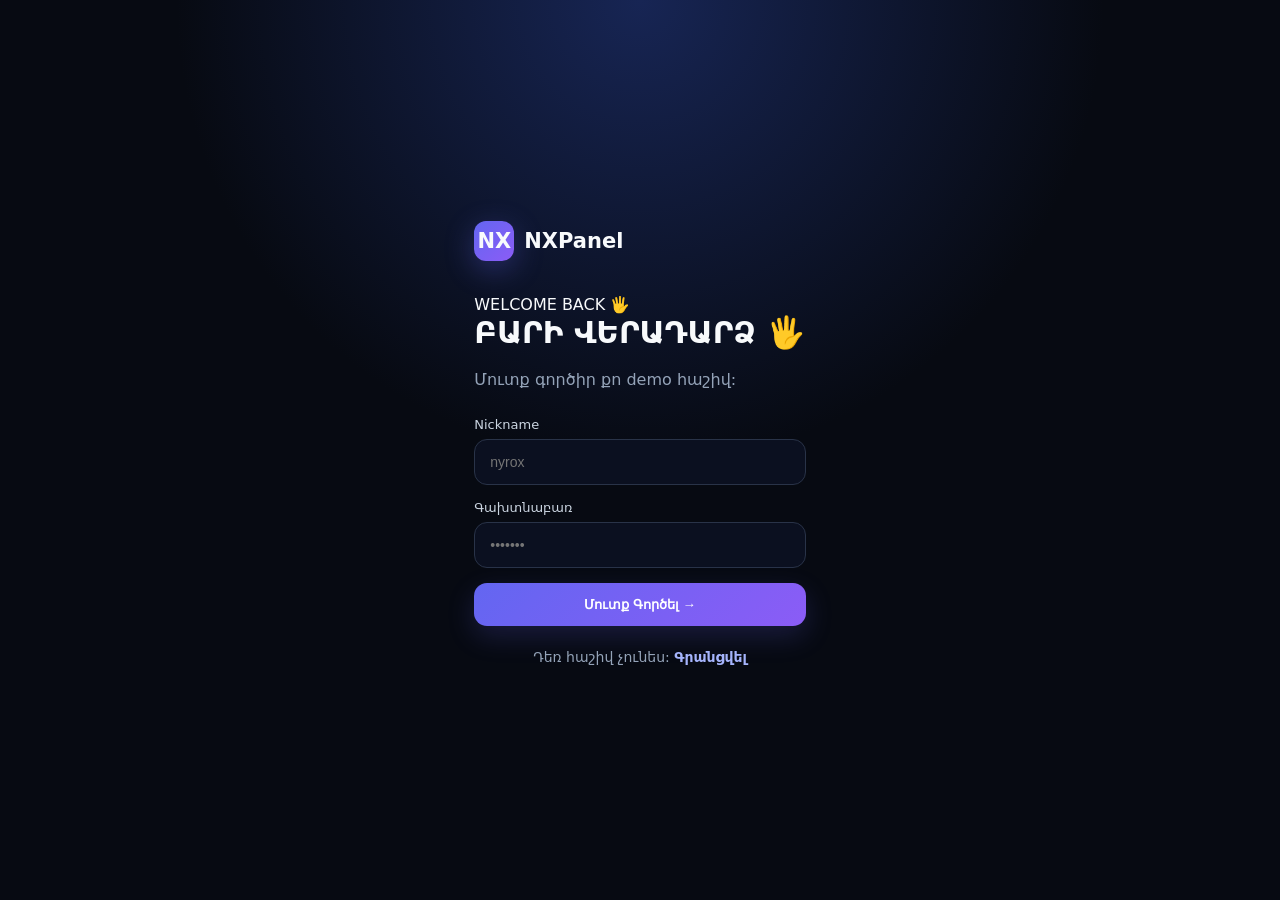
<file: index.html>
<!DOCTYPE html>
<html lang="hy">
<head>
  <meta charset="UTF-8">
  <meta name="viewport" content="width=device-width, initial-scale=1.0">
  <title>NXPanel — Modern Dashboard</title>
  <link rel="stylesheet" href="css/style.css">
</head>
<body>
  <div class="app-shell">
    <aside class="sidebar" id="sidebar">
      <div class="brand"><span class="brand-mark">NX</span><span>NXPanel</span></div>
      <nav class="nav">
        <a class="nav-item active" href="#dashboard" data-page="dashboard">🏠 <span>Dashboard</span></a>
        <a class="nav-item" href="#projects" data-page="projects">🌐 <span>Պրոջեքթ</span></a>
        <a class="nav-item" href="#create" data-page="create">+<span>Ստեղծել Նոր</span></a>
        <a class="nav-item" href="#activity" data-page="activity">⌚ <span>Գործունեություն</span></a>
        <a class="nav-item" href="#settings" data-page="settings">⚙️ <span>Կարգավորումններ</span></a>
      </nav>
      <div class="sidebar-button">
        <button class="nav-item logout" id="logoutBtn">🛫 <span>Ելք</span></button>
      </div>
    </aside>

     <main class="main">
       <header class="topbar">
         <button class="icon-btn menu-btn" id="menuBtn">•••</button>
         <div class="search"><span>🔍</span><input id="searchinput" placeholder="Գտնել Պռոջեկտններ..."></div>
         <div class="top-actions">
           <button class="icon-btn" id="themeBtn" title="Theme">⚡</button>
           <button class="avatar" id="profileBtn">N</button>
         </div>
       </header>

      <section class="content" id="pageContent"></section>
     </main>
  </div>

  <div class="modal hidden" id="projectModal">
    <div class="modal-card">
      <button class="modal-close" id="closeModal">❌</button>
      <div class="eyebrow">ՆՈՐ ՊՌՈՋԵՔԹ</div>
      <h2>Ստեղծել Նոր Պռոջեքթ</h2>
      <p class="muted">Ավելացնել նոր նախագիծ dashboard-ում։</p>
      <input id="projectName" class="field" placeholder="Պռոջեքթի Անունը">
      <input id="projectDesc" class="field" placeholder="Short Description">
      <button class="primary full" id="saveProject">Ստեղծել Պռոջեքթ</button>
    </div>
  </div>

  <script src="js/app.js"></script>
</body>
</html>
</file>
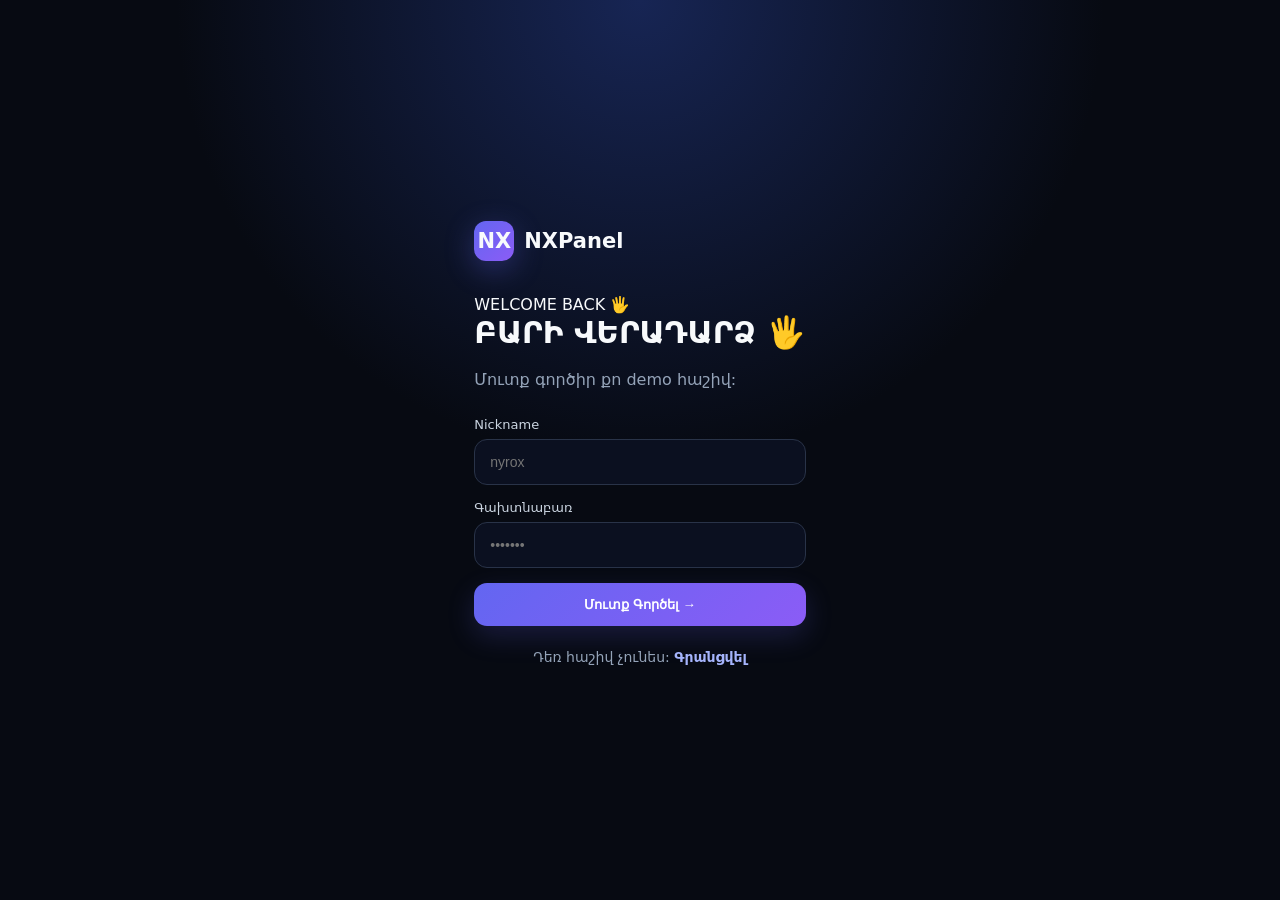
<file: login.html>
<!DOCTYPE html>
<html lang="hy">
<head>
  <meta charset="UTF-8">
  <meta name="viewport" content="width=device-width, initial-scale=1.0">
  <title>NXPanel — Մուտք</title>
  <link rel="stylesheet" href="css/auth.css">
</head>
<body>
  <main class="auth-page">
    <div class="auht-card">
      <div class="brand"><span class="brand-mark">NX</span><span>NXPanel</span></div>
      <div class="evebrow">WELCOME BACK 🖐️</div>
      <h1>ԲԱՐԻ ՎԵՐԱԴԱՐՁ 🖐️</h1>
      <p class="muted">Մուտք գործիր քո demo հաշիվ:</p>
      <form id="loginForm">
        <label>Nickname<input id="loginUsername" required placeholder="nyrox"></label>
        <label>Գախտնաբառ<input id="loginPassword" required type="password" placeholder="•••••••"></label>
        <button class="primary" type="submit">Մուտք Գործել →</button>
      </form>
      <p class="switch">Դեռ հաշիվ չունես: <a href="register.html">Գրանցվել</a></p>
    </div>
  </main>
  <script src="js/auth.js"></script>
</body>
</html>
</file>
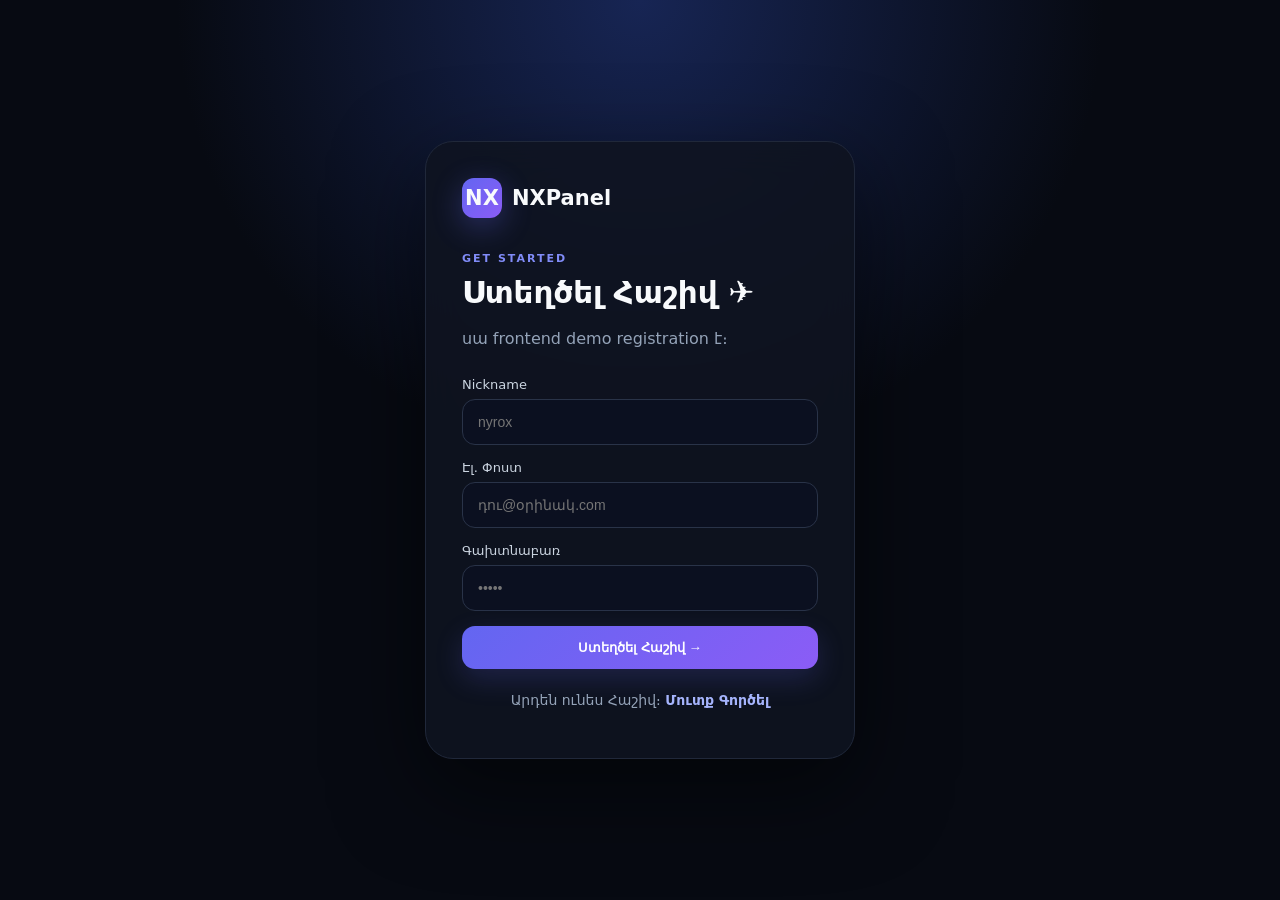
<file: register.html>
<!DOCKTYPE html>
<html lang="hy">
<head>
  <meta charset="UTF-8">
  <meta name="viewport" content="width=device-width, initial-scale=1.0">
  <title>NXPanel — Գրանցվել</title>
  <link rel="stylesheet" href="css/auth.css">
</head>
<body>
  <main class="auth-page">
    <div class="auth-card">
      <div class="brand"><span class="brand-mark">NX</span><span>NXPanel</span></div>
      <div class="eyebrow">GET STARTED</div>
      <h1>Ստեղծել Հաշիվ ✈️</h1>
      <p class="muted">սա frontend demo registration է։</p>
      <form id="registerForm">
        <label>Nickname<input id="registerUsername" required placeholder="nyrox"></label>
        <label>Էլ. Փոստ<input id="registerEmail" required type="email" placeholder="դու@օրինակ.com"></label>
        <label>Գախտնաբառ<input id="registerPassword" required type="password" minlength="4" placeholder="•••••"></label>
        <button class="primary" type="submit">Ստեղծել Հաշիվ →</button>
      </form>
      <p class="switch">Արդեն ունես Հաշիվ։ <a href="login.htnl">Մուտք Գործել</a></p>
    </div>
  </main>
  <script src="js/auth.js"></script>
</body>
</html>
</file>
<file: css/style.css>
*{box-sizing:border-box}body{margin:0;font-family:Inter,system-ui,Arial,sans-serif;background:#070a12;color:#f8fafc;transition:.2s}.app-shell{display:flex;min-height:100vh}.sidebar{position:fixed;inset:0 auto 0 0;width:250px;padding:24px 16px;border-right:1px solid #1c2433;background:#0a0f1b;display:flex;flex-direction:column;z-index:20}.brand{display:flex;align-items:center;gap:10px;font-size:20px;font-weight:850;padding:0 10px 28px}.brand-mark{display:grid;place-items:center;width:39px;height:39px;border-radius:12px;background:linear-gradient(135deg,#6366f1,#8b5cf6);box-shadow:0 8px 28px #6366f144}.nav{display:grid;gap:7px}.nav-item{display:flex;align-items:center;gap:13px;width:100%;padding:12px 14px;border:0;border-radius:12px;background:transparent;color:#8f9bb0;text-decoration:none;font-size:14px;cursor:pointer;text-align:left}.nav-item:hover,.nav-item.active{background:#151c2c;color:#fff}.nav-item.active{box-shadow:inset 3px 0 #818cf8}.sidebar-bottom{margin-top:auto}.main{margin-left:250px;width:calc(100% - 250px)}.topbar{height:72px;border-bottom:1px solid #1c2433;background:#0a0f1bcc;backdrop-filter:blur(15px);display:flex;align-items:center;gap:16px;padding:0 30px;position:sticky;top:0;z-index:10}.search{max-width:440px;flex:1;display:flex;gap:9px;align-items:center;background:#0f1624;border:1px solid #202b3d;border-radius:12px;padding:0 13px}.search input{border:0;outline:0;background:transparent;color:#fff;padding:11px 0;width:100%}.top-actions{margin-left:auto;display:flex;gap:9px}.icon-btn,.avatar{border:1px solid #253047;background:#0f1624;color:#dbe4f5;width:40px;height:40px;border-radius:12px;cursor:pointer}.avatar{border:0;background:linear-gradient(135deg,#6366f1,#8b5cf6);font-weight:800}.menu-btn{display:none}.content{max-width:1200px;margin:auto;padding:38px 30px 60px}.hero{display:flex;justify-content:space-between;align-items:end;gap:20px;margin-bottom:28px}.hero h1{font-size:38px;letter-spacing:-1.2px;margin:7px 0}.hero p{color:#8996aa;margin:0}.eyebrow{font-size:11px;letter-spacing:2px;color:#818cf8;font-weight:850}.primary{border:0;border-radius:12px;padding:13px 17px;background:linear-gradient(135deg,#6366f1,#8b5cf6);color:#fff;font-weight:800;cursor:pointer}.stats{display:grid;grid-template-columns:repeat(3,1fr);gap:15px}.card{background:linear-gradient(145deg,#101726,#0d1320);border:1px solid #202a3d;border-radius:18px;padding:20px}.stat-label{color:#8d9bb0;font-size:13px}.stat-value{font-size:28px;font-weight:850;margin-top:10px}.grid{display:grid;grid-template-columns:1.3fr .7fr;gap:16px;margin-top:16px}.section-title{display:flex;justify-content:space-between;align-items:center;margin-bottom:15px}.section-title h2{font-size:17px;margin:0}.muted{color:#8996aa}.project-list{display:grid;gap:10px}.project{display:flex;align-items:center;justify-content:space-between;gap:15px;padding:14px;border:1px solid #202a3d;background:#0c1320;border-radius:14px}.project-info{display:flex;align-items:center;gap:12px}.project-icon{width:42px;height:42px;display:grid;place-items:center;border-radius:12px;background:#151d31;color:#a5b4fc}.project h3{font-size:14px;margin:0 0 4px}.project p{font-size:12px;margin:0;color:#718096}.tag{font-size:11px;color:#a5b4fc;background:#6366f11c;padding:6px 8px;border-radius:999px}.activity{display:grid;gap:14px}.activity div{padding-bottom:14px;border-bottom:1px solid #1c2636}.activity div:last-child{border:0}.activity strong{font-size:13px}.activity p{font-size:12px;color:#718096;margin:5px 0 0}.form-card{max-width:650px}.field{width:100%;padding:14px;margin:8px 0 13px;border:1px solid #293348;border-radius:13px;background:#0b1020;color:#fff;outline:none}.full{width:100%}.settings-row{display:flex;justify-content:space-between;gap:20px;padding:17px 0;border-bottom:1px solid #202a3d}.modal{position:fixed;inset:0;background:#0009;display:grid;place-items:center;z-index:50;padding:20px}.modal.hidden{display:none}.modal-card{position:relative;width:min(460px,100%);background:#101726;border:1px solid #293348;border-radius:22px;padding:26px;box-shadow:0 30px 100px #000}.modal-close{position:absolute;right:15px;top:13px;border:0;background:transparent;color:#94a3b8;font-size:26px;cursor:pointer}@media(max-width:800px){.sidebar{transform:translateX(-100%);transition:.2s}.sidebar.open{transform:translateX(0)}.main{margin-left:0;width:100%}.menu-btn{display:block}.topbar{padding:0 16px}.content{padding:25px 16px}.stats,.grid{grid-template-columns:1fr}.hero{align-items:start;flex-direction:column}.hero h1{font-size:30px}}body.light{background:#f5f7fb;color:#111827}body.light .sidebar,body.light .topbar{background:#fff;border-color:#e5e7eb}body.light .card,body.light .project{background:#fff;border-color:#e5e7eb}body.light .search,body.light .icon-btn{background:#f8fafc;border-color:#e5e7eb;color:#111827}body.light .search input,body.light .field{color:#111827}body.light .field{background:#fff;border-color:#d1d5db}
</file>
<file: css/auth.css>
*{box-sizing:border-box}body{margin:0;font-family:Inter,system-ui,Arial,sans-serif;background:#070a12;color:#f8fafc}.auth-page{min-height:100vh;display:grid;place-items:center;padding:20px;background:radial-gradient(circle at 50% 0,#172554 0,transparent 42%),#070a12}.auth-card{width:min(430px,100%);padding:36px;border:1px solid #20283a;border-radius:28px;background:rgba(15,20,32,.88);box-shadow:0 30px 90px #0008;backdrop-filter:blur(18px)}.brand{display:flex;align-items:center;gap:10px;font-weight:800;font-size:21px;margin-bottom:34px}.brand-mark{display:grid;place-items:center;width:40px;height:40px;border-radius:12px;background:linear-gradient(135deg,#6366f1,#8b5cf6);box-shadow:0 8px 30px #6366f155}.eyebrow{font-size:11px;letter-spacing:2px;color:#818cf8;font-weight:800;margin-bottom:9px}h1{font-size:31px;margin:0 0 8px}.muted{color:#94a3b8;line-height:1.6}form{display:grid;gap:15px;margin-top:25px}label{font-size:13px;color:#cbd5e1}input{width:100%;margin-top:7px;padding:14px 15px;border:1px solid #293348;border-radius:13px;background:#0b1020;color:#fff;outline:none;font-size:14px}input:focus{border-color:#6366f1;box-shadow:0 0 0 3px #6366f11c}.primary{border:0;border-radius:13px;padding:14px 18px;background:linear-gradient(135deg,#6366f1,#8b5cf6);color:#fff;font-weight:800;cursor:pointer;box-shadow:0 10px 28px #6366f133}.switch{text-align:center;color:#94a3b8;font-size:14px;margin-top:23px}.switch a{color:#a5b4fc;text-decoration:none;font-weight:700}
</file>
